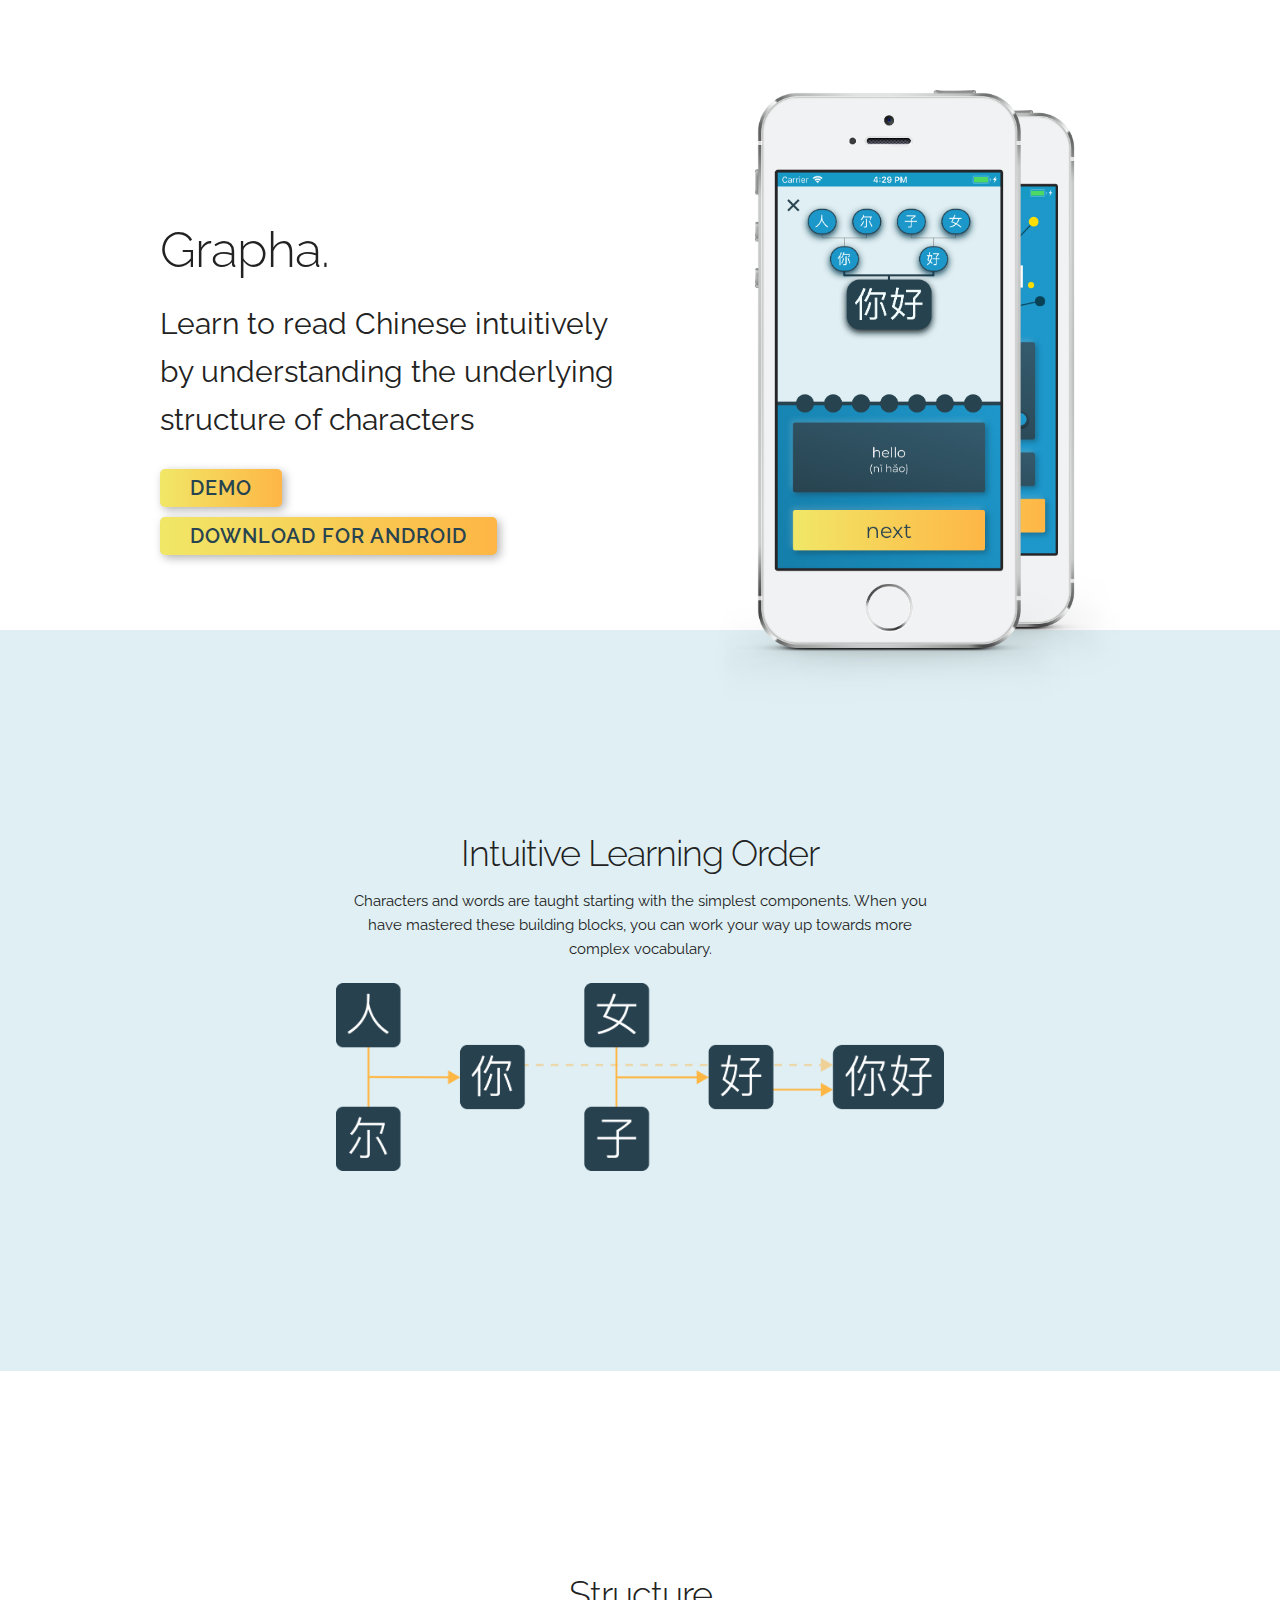
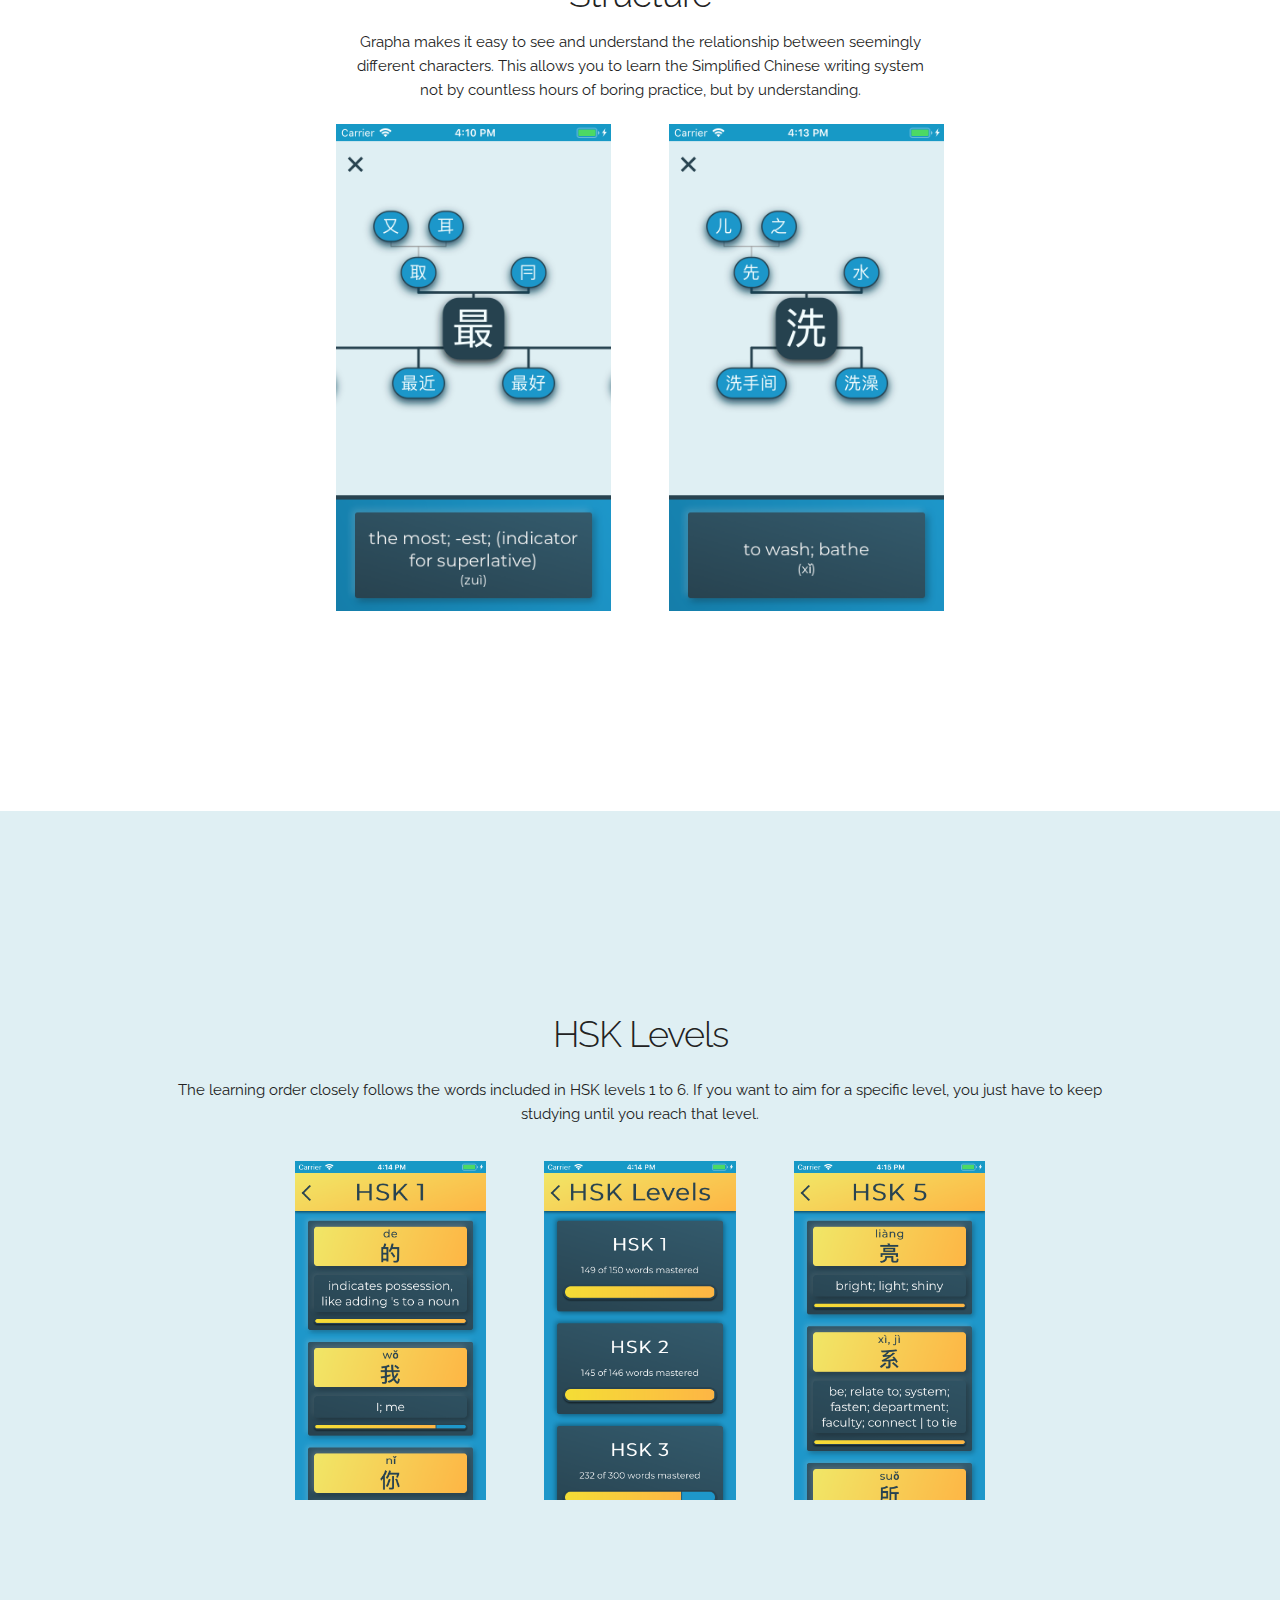
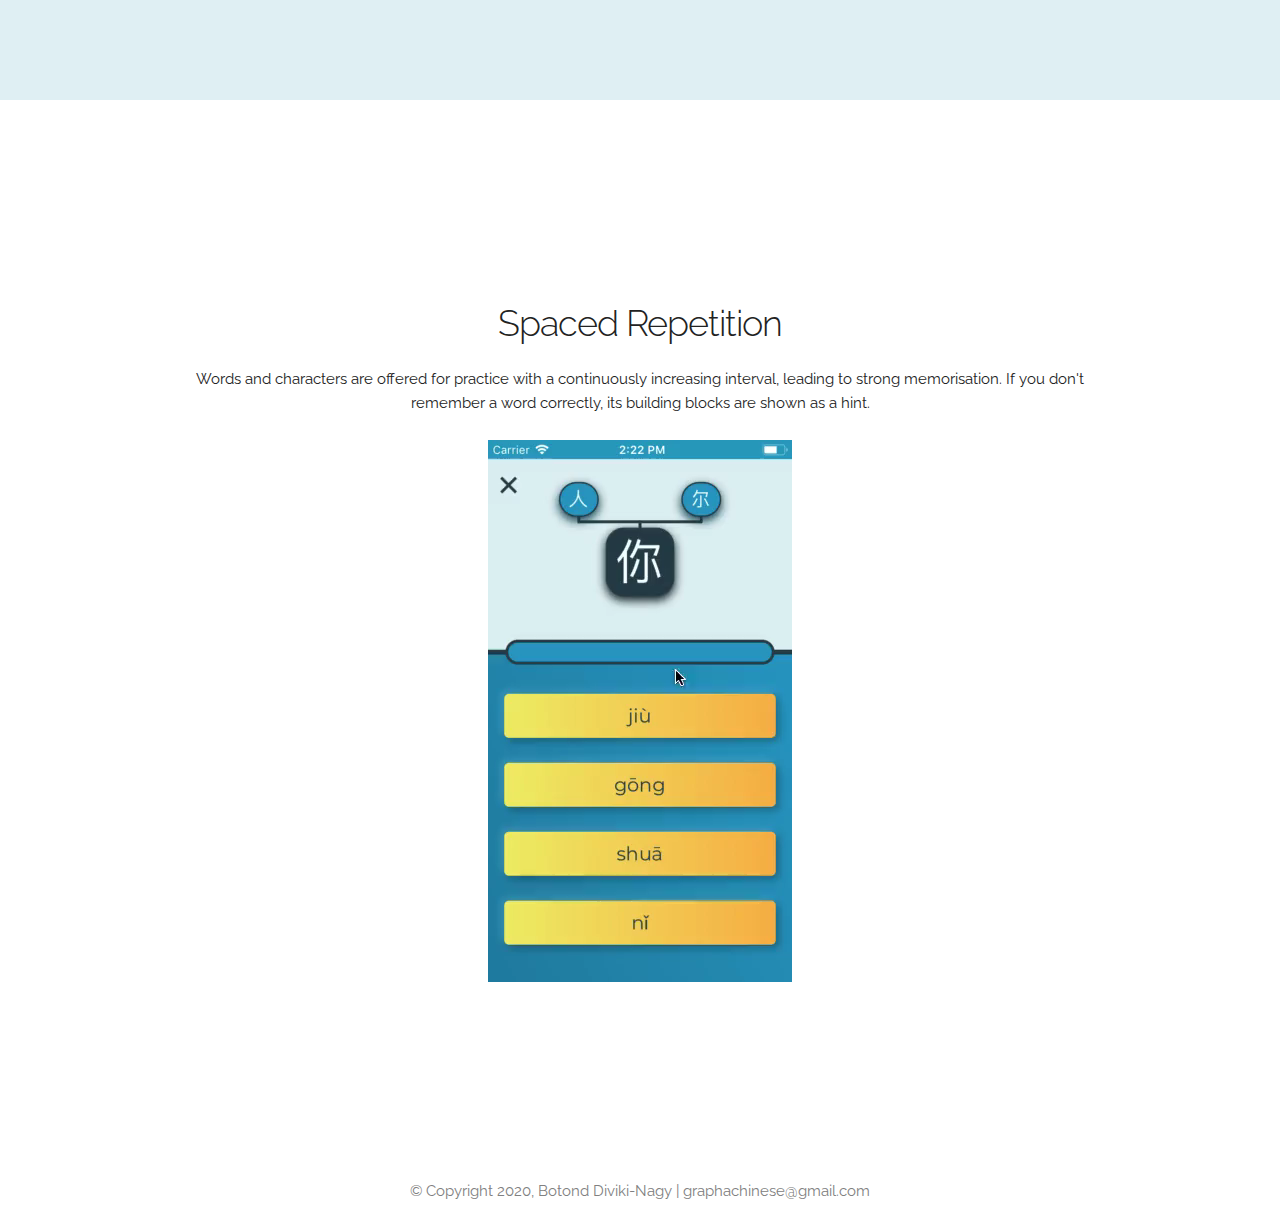
<file: index.html>
<!DOCTYPE html>
<html lang="en">
<head>

  <!-- Basic Page Needs
  –––––––––––––––––––––––––––––––––––––––––––––––––– -->
  <meta charset="utf-8">
  <title>Grapha Chinese</title>
  <meta name="description" content="">
  <meta name="author" content="">

  <!-- Mobile Specific Metas
  –––––––––––––––––––––––––––––––––––––––––––––––––– -->
  <meta name="viewport" content="width=device-width, initial-scale=1">

  <!-- FONT
  –––––––––––––––––––––––––––––––––––––––––––––––––– -->
  <link href='//fonts.googleapis.com/css?family=Raleway:400,300,600' rel='stylesheet' type='text/css'>

  <!-- CSS
  –––––––––––––––––––––––––––––––––––––––––––––––––– -->
  <link rel="stylesheet" href="css/normalize.css">
  <link rel="stylesheet" href="css/skeleton.css">
  <link rel="stylesheet" href="css/custom.css">

  <!-- Scripts
  –––––––––––––––––––––––––––––––––––––––––––––––––– -->
  <script src="//ajax.googleapis.com/ajax/libs/jquery/2.1.1/jquery.min.js"></script>

  <!-- Favicon
  –––––––––––––––––––––––––––––––––––––––––––––––––– -->
  <link rel="icon" type="image/png" href="../../dist/images/favicon.png">

</head>
<body>

  <!-- Primary Page Layout
  –––––––––––––––––––––––––––––––––––––––––––––––––– -->

  <div class="section hero">
    <div class="container">
      <div class="row">
        <div class="one-half column">
          <div class="hero-heading">
            <h1>Grapha.</h1>
            <p>Learn to read Chinese intuitively by understanding the underlying structure of characters</p>
          </div>
          <a class="button button-primary" href="./demo/index.html">Demo</a>
          <a class="button button-primary" href="https://play.google.com/store/apps/details?id=com.dbond09.grapha">Download for Android</a>
        </div>
        <div class="one-half column phones">
          <img class="phone" src="images/iphone.png">
          <img class="phone" src="images/iphone2.png">
        </div>
      </div>
    </div>
  </div>

  <div class="section">
    <div class="container">
      <div class="row">
        <h3 class="section-heading">Intuitive Learning Order</h3>
        <p class="section-description">
          Characters and words are taught starting with the simplest components. When you have mastered these building blocks, you can work your way up towards more complex vocabulary.
        </p>
        <img src="order.png" class="eight columns offset-by-two"></img>
      </div>
    </div>
  </div>

  <div class="section">
    <div class="container">
      <div class="row">
        <h3 class="section-heading">Structure</h3>
        <p class="section-description">
          Grapha makes it easy to see and understand the relationship between seemingly different characters. This allows you to learn the Simplified Chinese writing system not by countless hours of boring practice, but by understanding.
        </p>
        <img src="structure.png" class="four columns offset-by-two"></img>
        <img src="structure2.png" class="four columns"></img>
      </div>
    </div>
  </div>

  <div class="section">
    <div class="container">
      <div class="row">
        <h3>HSK Levels</h3>
        <p>
          The learning order closely follows the words included in HSK levels 1 to 6. If you want to aim for a specific level, you just have to keep studying until you reach that level.
        </p>
      </div>
      <div class="row">
        <img src="hsk.png" class="three columns offset-by-one-and-a-half"></img>
        <img src="hsk2.png" class="three columns"></img>
        <img src="hsk3.png" class="three columns"></img>
      </div>
    </div>
  </div>

  <div class="section">
    <div class="container">
      <div class="row">
        <h3>Spaced Repetition</h3>
        <p>
          Words and characters are offered for practice with a continuously increasing interval, leading to strong memorisation. If you don't remember a word correctly, its building blocks are shown as a hint.
        </p>
        <video autoplay loop muted>
          <source src="spaced.mp4" type="video/mp4">
        </video>
      </div>
    </div>
  </div>

  <p class="footer">&copy; Copyright 2020, Botond Diviki-Nagy | graphachinese@gmail.com</p>

<!-- End Document
  –––––––––––––––––––––––––––––––––––––––––––––––––– -->
</body>
</html>
</file>
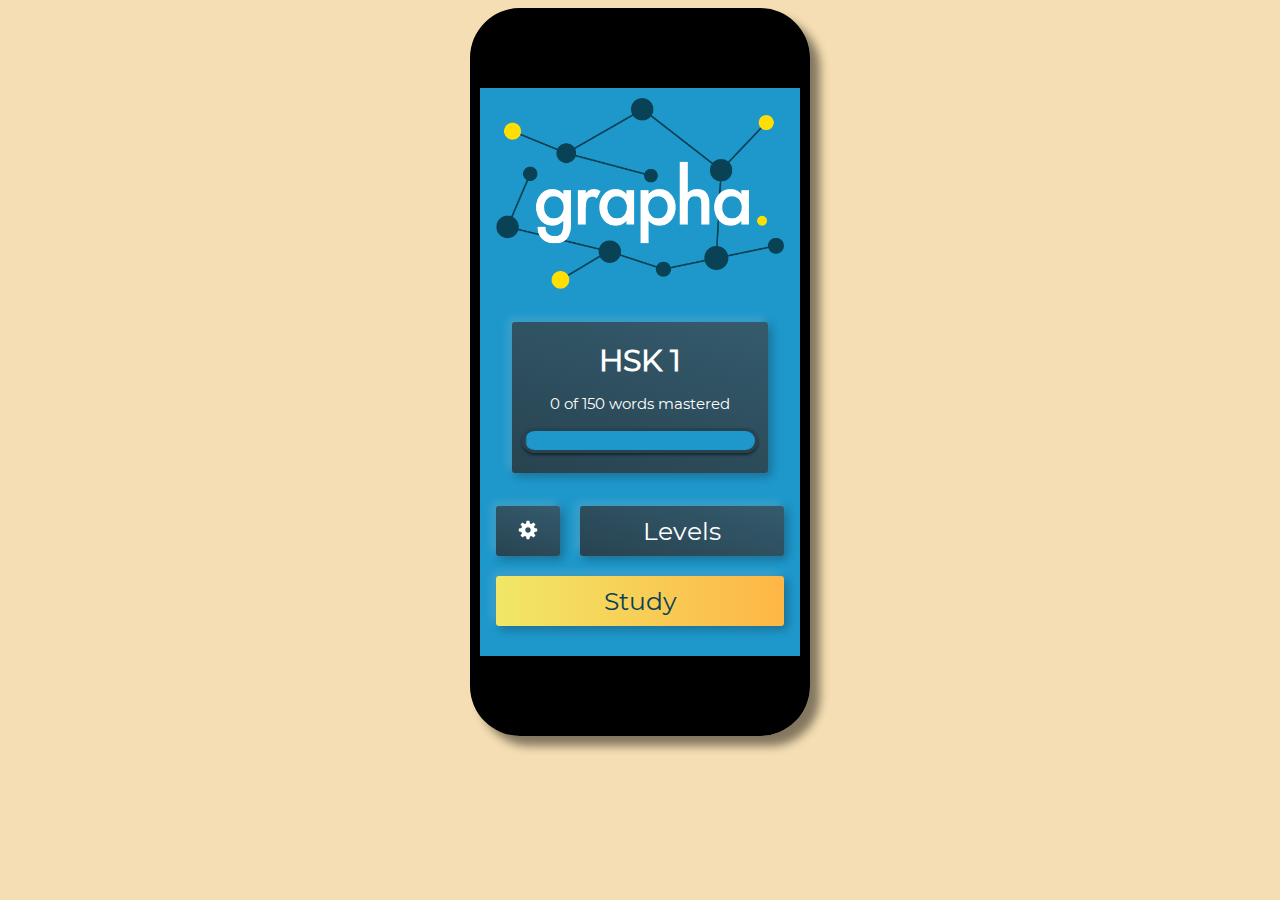
<file: demo/index.html>
<!DOCTYPE html>
<html lang="en" dir="ltr">
  <head>
    <meta charset="utf-8">
    <title>Grapha</title>
    <style>
      body {
        background-color: wheat;
      }

      #phone {
        left: 50%;
        position: absolute;
        transform: translate(-50%);
        border: solid black;
        border-radius: 50px;
        border-width: 80px 10px;
        box-shadow: 10px 10px 10px #00000077;
      }
    </style>
  </head>
  <body>
    <iframe id="phone" src="./main.html" width="320" height="568"></iframe>
    <script type="text/javascript">
      var graphaApp;

      document.querySelector("iframe").onload = function() {
        document.querySelector("iframe").contentDocument.onclick = function(e) {
          e.target.dispatchEvent(new Event("touchend"));
        }
        document.querySelector("iframe").contentDocument.querySelector("#menu").contentDocument.onclick = function(e) {
          e.target.dispatchEvent(new Event("touchend"));
        }

        graphaApp = document.querySelector("iframe").contentWindow.graphaApp;
      }

      function getApp() {
        return document.querySelector("#phone").contentWindow.graphaApp;
      }
      getApp();
    </script>
  </body>
</html>
</file>
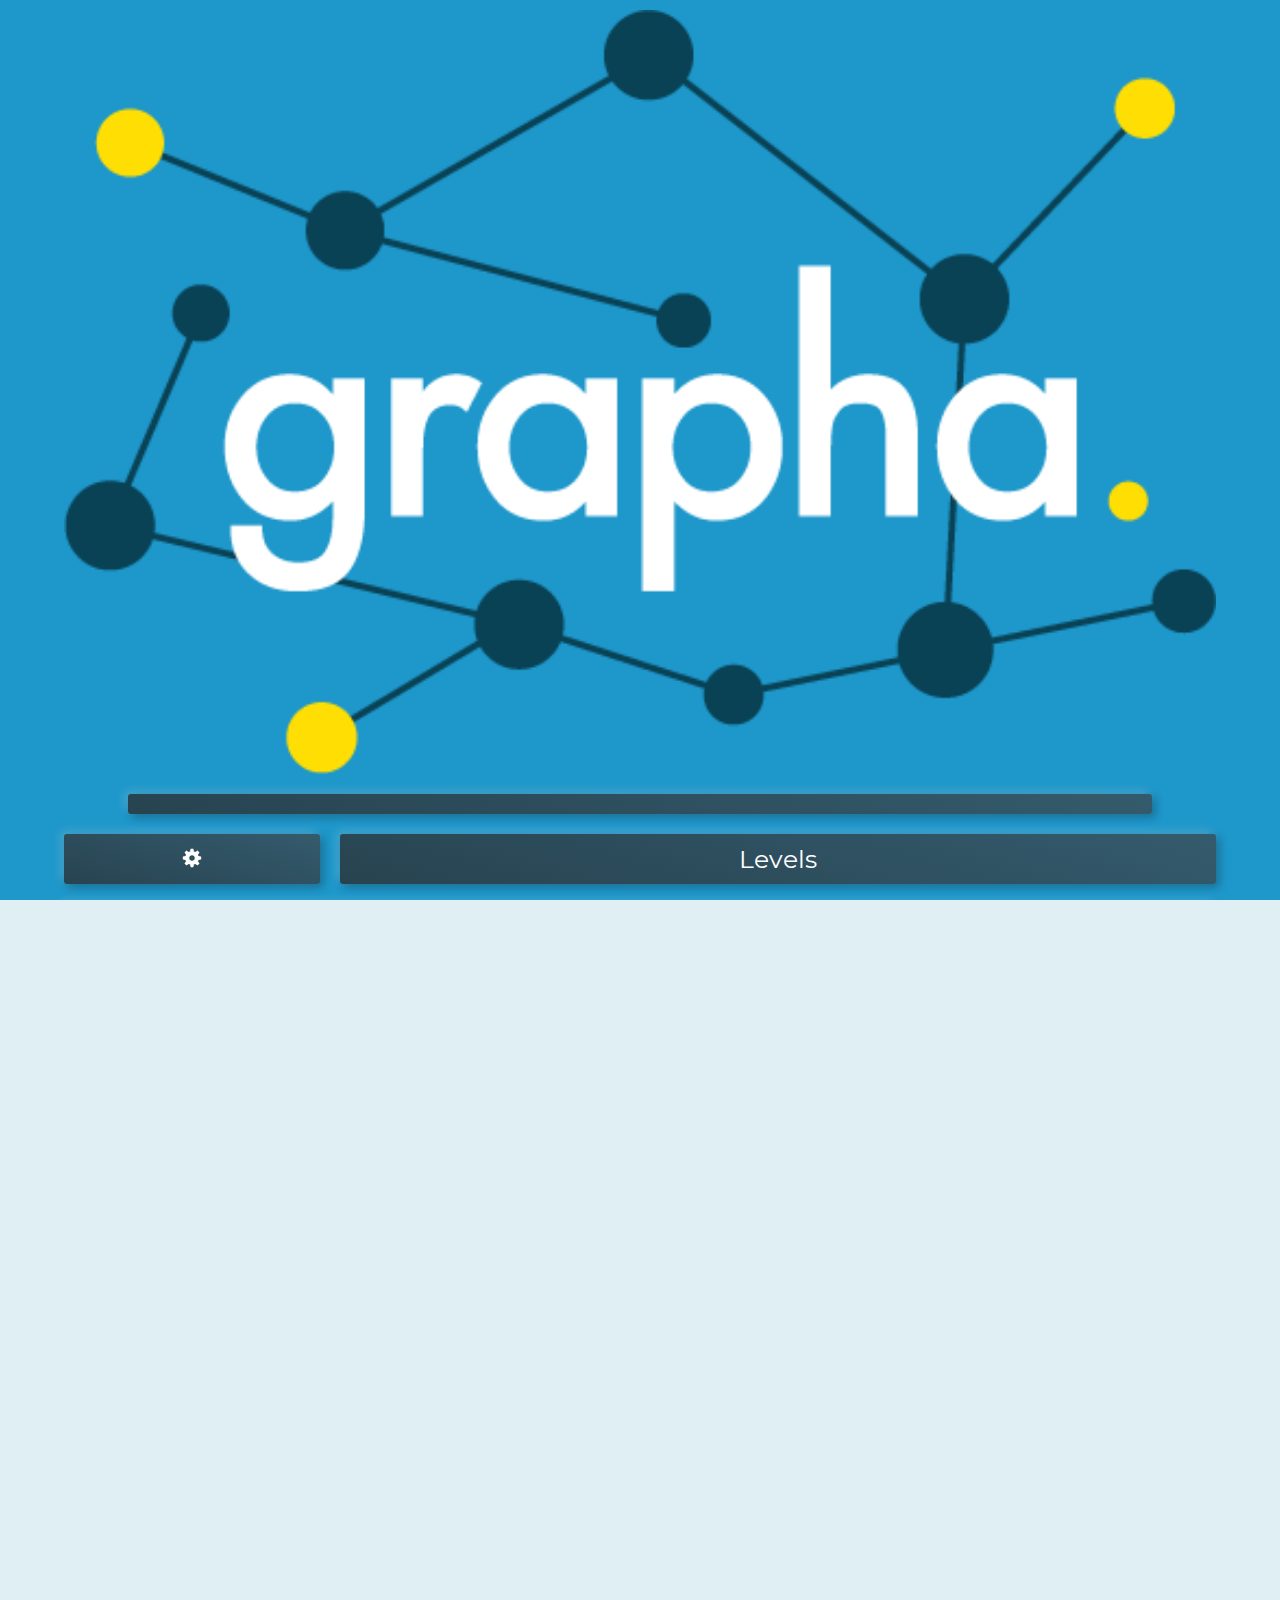
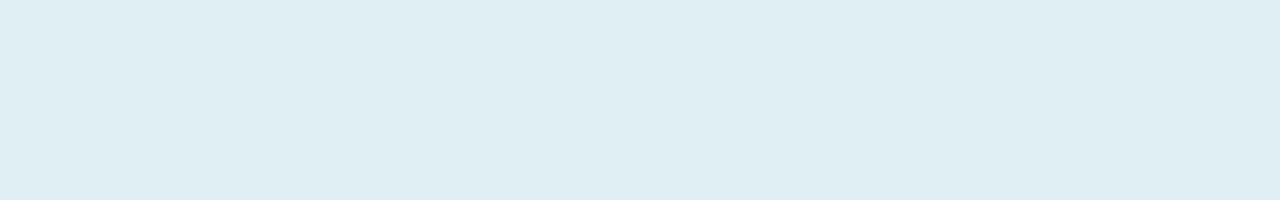
<file: demo/main.html>
<!DOCTYPE html>
<html>

<head>
  <!-- <meta http-equiv="Content-Security-Policy" content="default-src 'self' data: gap: https://ssl.gstatic.com 'unsafe-eval'; style-src 'self' 'unsafe-inline'; media-src *; img-src 'self' data: content:;"> -->
  <meta charset="UTF-8">
  <meta name="format-detection" content="telephone=no">
  <meta name="msapplication-tap-highlight" content="no">
  <meta name="viewport" content="user-scalable=no, initial-scale=1, maximum-scale=1, minimum-scale=1, width=device-width, height=device-height, target-densitydpi=device-dpi" />
  <link rel="stylesheet" type="text/css" href="css/index.css">
  <title>Grapha</title>
  <style>
    img.selected {
      filter: drop-shadow(4px 4px 0 white);
    }
  </style>
</head>

<body class="menu-shown" onload="main()">
  <iframe id="menu" src="./menu.html" style="width: 100vw; height: 100vh; border: none; position: absolute; z-index: 200"></iframe>
  <p id="counter" style="position: absolute; font-size: 5px; z-index:100; bottom: 5px; left: 10px; display: none"></p>
  <p id="incorrect" style="position: absolute; bottom: 5px; left: 10px; font-size: 15px; color: red; display: none;"></p>
  <p id="correct" style="position: absolute; bottom: 25px; left: 10px; font-size: 15px; color: green; display: none;"></p>
  <div id="main" class="blurred">
    <svg></svg>
  </div>
  <!-- <div id="#buffer" style="display: none">
    <svg></svg>
  </div> -->
  <div id="exit-button" ontouchend="if (window.confirm('Do you really want to quit?')) { showMenu() }">✕</div>
  <div id="back-button" ontouchend="showMenu()">✕</div>
  <div id="buttons-right">
    <img id="random" src="./img/random.png" width="50" ontouchstart="this.className='selected'" ontouchend="this.className=null; graphaApp.random()"></img>
    <!-- <img id="layout" src="./img/list.png" width="50" ontouchstart="this.className='selected'" ontouchend="this.className=null; graphaApp.switchLayout()"></img> -->
    <img id="home" src="./img/home.png" width="50" ontouchstart="this.className='selected'"></img>
  </div>
  <div id="bottom-panel" classed="loading">
    <div id="circles">
    </div>
  </div>
  <div id="overlay" class="menu-overlay" style="visibility: hidden">
    <div class="header-title">
      Study session
    </div>
    <div class="buttons">
      <div id="ol-exit-button" class="button" ontouchend="showMenu()">Exit</div>
      <div id="ol-continue-button" class="button" ontouchend="this.parentElement.parentElement.style.visibility = 'visible'; graphaApp.startStudySession(true)">Continue</div>
    </div>
  </div>
  <div class="loader"></div>
  <!-- <img src="img/loading.svg" id="loading"></img> -->
  <script src="js/d3.v4.min.js"></script>
  <script src="js/babel-polyfill.js"></script>
  <script src="js/layouts.js"></script>
  <script src="js/main.js"></script>
  <script src="js/list.js"></script>
  <script src="js/settings.js"></script>
</body>

</html>
</file>
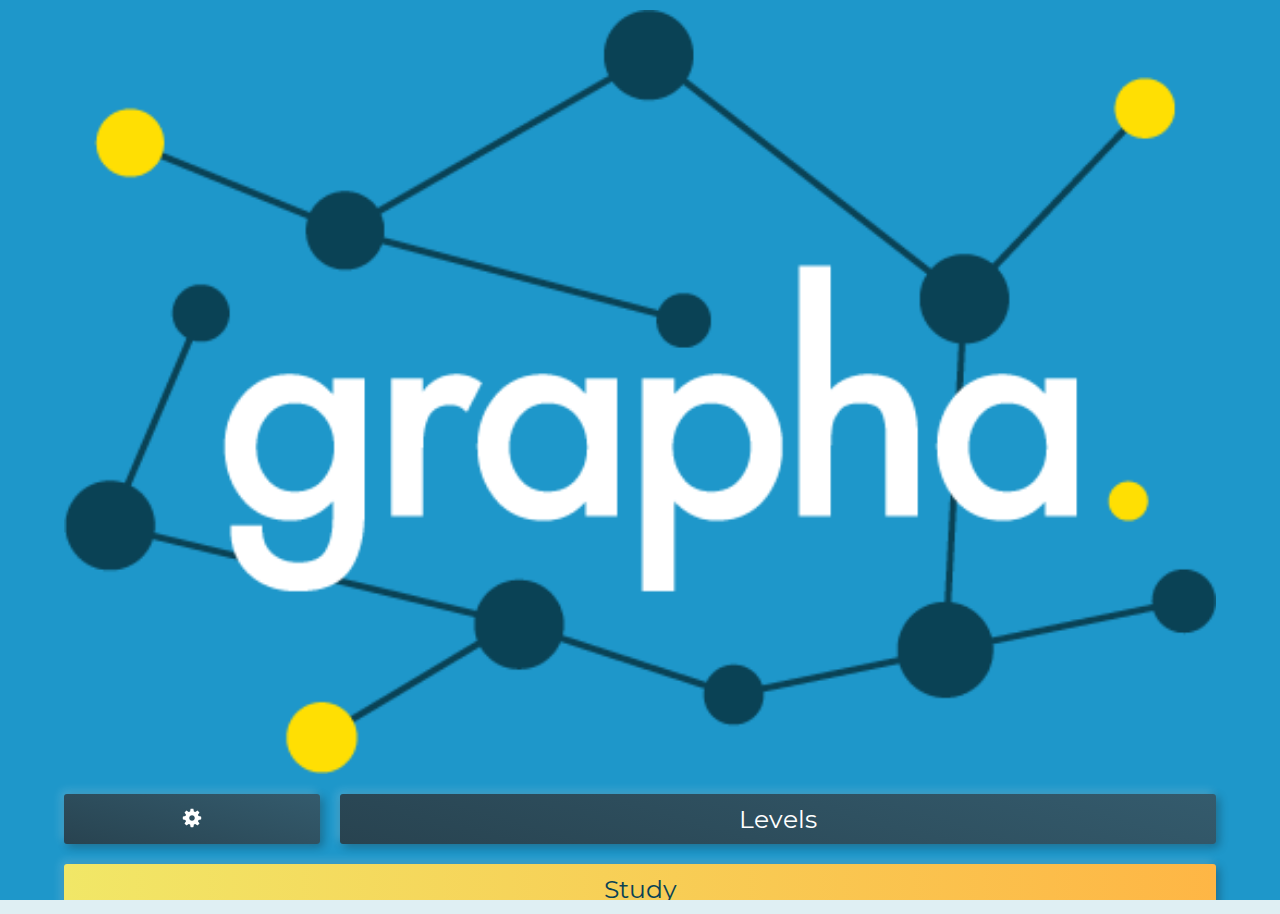
<file: demo/menu.html>
<!DOCTYPE html>
<html>

<head>
  <!-- <meta http-equiv="Content-Security-Policy" content="default-src 'self' data: gap: https://ssl.gstatic.com 'unsafe-eval'; style-src 'self' 'unsafe-inline'; media-src *; img-src 'self' data: content:;"> -->
  <meta name="format-detection" content="telephone=no">
  <meta name="msapplication-tap-highlight" content="no">
  <meta name="viewport" content="user-scalable=no, initial-scale=1, maximum-scale=1, minimum-scale=1, width=device-width, height=device-height, target-densitydpi=device-dpi" />
  <link rel="stylesheet" type="text/css" href="css/index.css">
  <title>Menu</title>
  <style>
    body {
      background-color: #1e97ca;
    }

    #logo-image {
      position: relative;
      width: 90%;
      left: 50%;
      transform: translate(-50%);
    }

    button {
      display: block;
      text-align: center;
      width: 80vw;
      margin-top: 20px;
      /* margin-left: auto; */
      /* margin-right: auto; */
      color: white;
      font-size: 25px;
      font-family: inherit;
      border-radius: 3px;
      background-color: #0a4255;
      background: linear-gradient(90deg, rgb(241, 231, 103) 0%, rgb(254, 182, 69) 100%);
      box-shadow: 3px 3px 10px 0px rgba(0,0,0,0.3), -3px -3px 10px 0px rgba(255,255,255,0.2);
    }

    button.half-button {
      width: 50%;
      display: inline-block;
    }

    button.half-button:first-child {
      border-radius: 3px 0 0 3px;
    }

    button.half-button:nth-child(2) {
      float: right;
      border-radius: 0 3px 3px 0;
    }

    button:active {
      background-color: #a18f08 !important;
      box-shadow: none;
      transform: scale(0.98);
    }

    #levels-button {
      background: linear-gradient(16deg, #284350, rgb(52, 91, 109))!important;
      width: calc(70vw - 20px);
    }

    #settings-button {
      width: 20vw;
      background: linear-gradient(16deg, #284350, rgb(52, 91, 109))!important;
    }

    #settings-button > img {
      width: 20px;
    }

    a, a:hover, a:visited, a:link, a:active {
      text-decoration: none;
    }

    .inner > .level-item {
      width: 80vw;
      box-sizing: border-box;
    }
  </style>
</head>

<body onload="//parent.graphaApp.tutorial()">
  <div style="position: absolute; width: 100vw; margin: 0">
    <div class="outer">
      <div class="inner">
        <img id="logo-image" src="./img/text_logo.png" />
        <!-- <h1 id="logo" style="font-family: cursive; font-size: 30vw; margin-bottom: 50px">Grapha</h1> -->
        <div style="margin-left: auto; margin-right: auto">
          <div style="display: flex; width: 90vw; justify-content: space-between">
            <button id="settings-button" ontouchend="parent.showSettings()"><img src="img/settings.svg"></img></button>
            <button id="levels-button" ontouchend="parent.renderHSKLevels()">Levels</button>
          </div>
          <button id="study-button" style="color: #0a4255; background-color: #f5de36; width: 90vw;" ontouchend="parent.hideMenu(); parent.graphaApp.mode='study'; parent.graphaApp.startStudySession(true)">Study</button>
        </div>
        <!-- <button style="border: 1.5px solid #0a4255" onmouseup="sessionStorage.setItem('explore', true); window.location = './main.html'">Explore</button>
        <button style="border: 1.5px solid #0a4255" onmouseup="window.location = './list.html'">Words</button>
        <button style="border: 1.5px solid #0a4255" ontouchend="">Settings</button> -->
      </div>
    </div>
  </div>
  <!-- <script type="text/javascript" src="cordova.js"></script> -->
  <!-- <script type="text/javascript" src="js/index.js"></script> -->
</body>

</html>
</file>
<file: css/skeleton.css>
/*
* Skeleton V2.0.4
* Copyright 2014, Dave Gamache
* www.getskeleton.com
* Free to use under the MIT license.
* http://www.opensource.org/licenses/mit-license.php
* 12/29/2014
*/


/* Table of contents
––––––––––––––––––––––––––––––––––––––––––––––––––
- Grid
- Base Styles
- Typography
- Links
- Buttons
- Forms
- Lists
- Code
- Tables
- Spacing
- Utilities
- Clearing
- Media Queries
*/


/* Grid
–––––––––––––––––––––––––––––––––––––––––––––––––– */
.container {
  position: relative;
  width: 100%;
  max-width: 960px;
  margin: 0 auto;
  padding: 0 20px;
  box-sizing: border-box; }
.column,
.columns {
  width: 100%;
  float: left;
  box-sizing: border-box; }

/* For devices larger than 400px */
@media (min-width: 400px) {
  .container {
    width: 85%;
    padding: 0; }
}

/* For devices larger than 550px */
@media (min-width: 550px) {
  .container {
    width: 80%; }
  .column,
  .columns {
    margin-left: 4%; }
  .column:first-child,
  .columns:first-child {
    margin-left: 0; }

  .one.column,
  .one.columns                    { width: 4.66666666667%; }
  .two.columns                    { width: 13.3333333333%; }
  .three.columns                  { width: 22%;            }
  .four.columns                   { width: 30.6666666667%; }
  .five.columns                   { width: 39.3333333333%; }
  .six.columns                    { width: 48%;            }
  .seven.columns                  { width: 56.6666666667%; }
  .eight.columns                  { width: 65.3333333333%; }
  .nine.columns                   { width: 74.0%;          }
  .ten.columns                    { width: 82.6666666667%; }
  .eleven.columns                 { width: 91.3333333333%; }
  .twelve.columns                 { width: 100%; margin-left: 0; }

  .one-third.column               { width: 30.6666666667%; }
  .two-thirds.column              { width: 65.3333333333%; }

  .one-half.column                { width: 48%; }

  /* Offsets */
  .offset-by-one.column,
  .offset-by-one.columns          { margin-left: 8.66666666667%; }
  .offset-by-two.column,
  .offset-by-two.columns          { margin-left: 17.3333333333%; }
  .offset-by-three.column,
  .offset-by-three.columns        { margin-left: 26%;            }
  .offset-by-four.column,
  .offset-by-four.columns         { margin-left: 34.6666666667%; }
  .offset-by-five.column,
  .offset-by-five.columns         { margin-left: 43.3333333333%; }
  .offset-by-six.column,
  .offset-by-six.columns          { margin-left: 52%;            }
  .offset-by-seven.column,
  .offset-by-seven.columns        { margin-left: 60.6666666667%; }
  .offset-by-eight.column,
  .offset-by-eight.columns        { margin-left: 69.3333333333%; }
  .offset-by-nine.column,
  .offset-by-nine.columns         { margin-left: 78.0%;          }
  .offset-by-ten.column,
  .offset-by-ten.columns          { margin-left: 86.6666666667%; }
  .offset-by-eleven.column,
  .offset-by-eleven.columns       { margin-left: 95.3333333333%; }

  .offset-by-one-third.column,
  .offset-by-one-third.columns    { margin-left: 34.6666666667%; }
  .offset-by-two-thirds.column,
  .offset-by-two-thirds.columns   { margin-left: 69.3333333333%; }

  .offset-by-one-half.column,
  .offset-by-one-half.columns     { margin-left: 52%; }

}


/* Base Styles
–––––––––––––––––––––––––––––––––––––––––––––––––– */
/* NOTE
html is set to 62.5% so that all the REM measurements throughout Skeleton
are based on 10px sizing. So basically 1.5rem = 15px :) */
html {
  font-size: 62.5%; }
body {
  font-size: 1.5em; /* currently ems cause chrome bug misinterpreting rems on body element */
  line-height: 1.6;
  font-weight: 400;
  font-family: "Raleway", "HelveticaNeue", "Helvetica Neue", Helvetica, Arial, sans-serif;
  color: #222; }


/* Typography
–––––––––––––––––––––––––––––––––––––––––––––––––– */
h1, h2, h3, h4, h5, h6 {
  margin-top: 0;
  margin-bottom: 2rem;
  font-weight: 300; }
h1 { font-size: 4.0rem; line-height: 1.2;  letter-spacing: -.1rem;}
h2 { font-size: 3.6rem; line-height: 1.25; letter-spacing: -.1rem; }
h3 { font-size: 3.0rem; line-height: 1.3;  letter-spacing: -.1rem; }
h4 { font-size: 2.4rem; line-height: 1.35; letter-spacing: -.08rem; }
h5 { font-size: 1.8rem; line-height: 1.5;  letter-spacing: -.05rem; }
h6 { font-size: 1.5rem; line-height: 1.6;  letter-spacing: 0; }

/* Larger than phablet */
@media (min-width: 550px) {
  h1 { font-size: 5.0rem; }
  h2 { font-size: 4.2rem; }
  h3 { font-size: 3.6rem; }
  h4 { font-size: 3.0rem; }
  h5 { font-size: 2.4rem; }
  h6 { font-size: 1.5rem; }
}

p {
  margin-top: 0; }


/* Links
–––––––––––––––––––––––––––––––––––––––––––––––––– */
a {
  color: #1EAEDB; }
a:hover {
  color: #0FA0CE; }


/* Buttons
–––––––––––––––––––––––––––––––––––––––––––––––––– */
.button,
button,
input[type="submit"],
input[type="reset"],
input[type="button"] {
  display: inline-block;
  height: 38px;
  padding: 0 30px;
  color: #555;
  text-align: center;
  font-size: 11px;
  font-weight: 600;
  line-height: 38px;
  letter-spacing: .1rem;
  text-transform: uppercase;
  text-decoration: none;
  white-space: nowrap;
  background-color: transparent;
  border-radius: 4px;
  border: 1px solid #bbb;
  cursor: pointer;
  box-sizing: border-box; }
.button:hover,
button:hover,
input[type="submit"]:hover,
input[type="reset"]:hover,
input[type="button"]:hover,
.button:focus,
button:focus,
input[type="submit"]:focus,
input[type="reset"]:focus,
input[type="button"]:focus {
  color: #333;
  border-color: #888;
  outline: 0; }
.button.button-primary,
button.button-primary,
input[type="submit"].button-primary,
input[type="reset"].button-primary,
input[type="button"].button-primary {
  color: #FFF;
  background-color: #33C3F0;
  border-color: #33C3F0; }
.button.button-primary:hover,
button.button-primary:hover,
input[type="submit"].button-primary:hover,
input[type="reset"].button-primary:hover,
input[type="button"].button-primary:hover,
.button.button-primary:focus,
button.button-primary:focus,
input[type="submit"].button-primary:focus,
input[type="reset"].button-primary:focus,
input[type="button"].button-primary:focus {
  color: #FFF;
  background-color: #1EAEDB;
  border-color: #1EAEDB; }


/* Forms
–––––––––––––––––––––––––––––––––––––––––––––––––– */
input[type="email"],
input[type="number"],
input[type="search"],
input[type="text"],
input[type="tel"],
input[type="url"],
input[type="password"],
textarea,
select {
  height: 38px;
  padding: 6px 10px; /* The 6px vertically centers text on FF, ignored by Webkit */
  background-color: #fff;
  border: 1px solid #D1D1D1;
  border-radius: 4px;
  box-shadow: none;
  box-sizing: border-box; }
/* Removes awkward default styles on some inputs for iOS */
input[type="email"],
input[type="number"],
input[type="search"],
input[type="text"],
input[type="tel"],
input[type="url"],
input[type="password"],
textarea {
  -webkit-appearance: none;
     -moz-appearance: none;
          appearance: none; }
textarea {
  min-height: 65px;
  padding-top: 6px;
  padding-bottom: 6px; }
input[type="email"]:focus,
input[type="number"]:focus,
input[type="search"]:focus,
input[type="text"]:focus,
input[type="tel"]:focus,
input[type="url"]:focus,
input[type="password"]:focus,
textarea:focus,
select:focus {
  border: 1px solid #33C3F0;
  outline: 0; }
label,
legend {
  display: block;
  margin-bottom: .5rem;
  font-weight: 600; }
fieldset {
  padding: 0;
  border-width: 0; }
input[type="checkbox"],
input[type="radio"] {
  display: inline; }
label > .label-body {
  display: inline-block;
  margin-left: .5rem;
  font-weight: normal; }


/* Lists
–––––––––––––––––––––––––––––––––––––––––––––––––– */
ul {
  list-style: circle inside; }
ol {
  list-style: decimal inside; }
ol, ul {
  padding-left: 0;
  margin-top: 0; }
ul ul,
ul ol,
ol ol,
ol ul {
  margin: 1.5rem 0 1.5rem 3rem;
  font-size: 90%; }
li {
  margin-bottom: 1rem; }


/* Code
–––––––––––––––––––––––––––––––––––––––––––––––––– */
code {
  padding: .2rem .5rem;
  margin: 0 .2rem;
  font-size: 90%;
  white-space: nowrap;
  background: #F1F1F1;
  border: 1px solid #E1E1E1;
  border-radius: 4px; }
pre > code {
  display: block;
  padding: 1rem 1.5rem;
  white-space: pre; }


/* Tables
–––––––––––––––––––––––––––––––––––––––––––––––––– */
th,
td {
  padding: 12px 15px;
  text-align: left;
  border-bottom: 1px solid #E1E1E1; }
th:first-child,
td:first-child {
  padding-left: 0; }
th:last-child,
td:last-child {
  padding-right: 0; }


/* Spacing
–––––––––––––––––––––––––––––––––––––––––––––––––– */
button,
.button {
  margin-bottom: 1rem; }
input,
textarea,
select,
fieldset {
  margin-bottom: 1.5rem; }
pre,
blockquote,
dl,
figure,
table,
p,
ul,
ol,
form {
  margin-bottom: 2.5rem; }


/* Utilities
–––––––––––––––––––––––––––––––––––––––––––––––––– */
.u-full-width {
  width: 100%;
  box-sizing: border-box; }
.u-max-full-width {
  max-width: 100%;
  box-sizing: border-box; }
.u-pull-right {
  float: right; }
.u-pull-left {
  float: left; }


/* Misc
–––––––––––––––––––––––––––––––––––––––––––––––––– */
hr {
  margin-top: 3rem;
  margin-bottom: 3.5rem;
  border-width: 0;
  border-top: 1px solid #E1E1E1; }


/* Clearing
–––––––––––––––––––––––––––––––––––––––––––––––––– */

/* Self Clearing Goodness */
.container:after,
.row:after,
.u-cf {
  content: "";
  display: table;
  clear: both; }


/* Media Queries
–––––––––––––––––––––––––––––––––––––––––––––––––– */
/*
Note: The best way to structure the use of media queries is to create the queries
near the relevant code. For example, if you wanted to change the styles for buttons
on small devices, paste the mobile query code up in the buttons section and style it
there.
*/


/* Larger than mobile */
@media (min-width: 400px) {}

/* Larger than phablet (also point when grid becomes active) */
@media (min-width: 550px) {}

/* Larger than tablet */
@media (min-width: 750px) {}

/* Larger than desktop */
@media (min-width: 1000px) {}

/* Larger than Desktop HD */
@media (min-width: 1200px) {}
</file>
<file: css/custom.css>
/* Shared
–––––––––––––––––––––––––––––––––––––––––––––––––– */
.button {
  background: linear-gradient(90deg, rgb(241, 231, 103) 0%, rgb(254, 182, 69) 100%);
  border-radius: 5px;
  border: none;
  /* padding: 10px 30px; */
  color: #284350 !important;
  background-color: #f5de36;
  font-size: 20px;
  background: linear-gradient(90deg, rgb(241, 231, 103) 0%, rgb(254, 182, 69) 100%);
  /* box-shadow: 0px 3px 10px 0px; */
  box-shadow: 3px 3px 10px 0px rgba(0,0,0,0.3), -3px -3px 10px 0px rgba(255,255,255,0.2);
}

/* Sections
–––––––––––––––––––––––––––––––––––––––––––––––––– */
.section {
  padding: 8rem 0 7rem;
  text-align: center;
}
.section-heading,
.section-description {
  margin-bottom: 1.2rem;
}

.section:nth-of-type(2n) {
  background-color: #dfeff3;
}

/* Hero
–––––––––––––––––––––––––––––––––––––––––––––––––– */
.phones {
  position: relative;
}
.phone {
  position: relative;
  max-width: 80%;
  margin: 3rem auto -12rem;
}
.phone + .phone {
  display: none;
}

/* Values
–––––––––––––––––––––––––––––––––––––––––––––––––– */
.values {
  background-image: url('../images/values-bg.jpg');
  background-size: cover;
  color: #fff;
  padding-bottom: 5rem;
}
.value-multiplier {
  margin-bottom: .5rem;
  color: #11DFC7;
}
.value-heading {
  margin-bottom: .3rem;
}
.value-description {
  opacity: .8;
  font-weight: 300;
}

/* Help
–––––––––––––––––––––––––––––––––––––––––––––––––– */
.get-help {
  border-bottom: 1px solid #ddd;
}

/* Categories
–––––––––––––––––––––––––––––––––––––––––––––––––– */
.categories {
  background-image: url('../images/values-bg.jpg');
  background-size: cover;
  color: #fff;
}
.categories .section-description {
  margin-bottom: 4rem;
}

/* Bigger than 550 */
@media (min-width: 550px) {
  .section {
    padding: 12rem 0 11rem;
  }
  .hero {
    padding-bottom: 12rem;
    text-align: left;
    height: 165px;
  }
  .phone {
    position: absolute;
    top: -7rem;
    right: 3rem;
    max-height: 362px;
    z-index: 3;
  }
  .phone + .phone {
    top: -6rem;
    display: block;
    max-width: 73.8%;
    right: 0;
    z-index: 2;
    max-height: 338px;
  }
  .hero-heading {
    font-size: 2.4rem;
  }

  .offset-by-one-and-a-half.columns {
    margin-left: 13%;
  }
}

/* Bigger than 750 */
@media (min-width: 750px) {
  .hero {
    height: 190px;
  }
  .hero-heading {
    font-size: 2.6rem;
  }
  .section {
    padding: 14rem 0 15rem;
  }
  .hero {
    padding: 16rem 0 14rem;
  }
  .section-description {
    max-width: 60%;
    margin-left: auto;
    margin-right: auto;
  }
  .phone {
    top: -14rem;
    right: 5rem;
    max-height: 510px;
  }
  .phone + .phone {
    top: -12rem;
    max-height: 472px;
  }
  .categories {
    padding: 15rem 0 8rem;
  }
}

/* Bigger than 1000 */
@media (min-width: 1000px) {
  .section {
    padding: 20rem 0 19rem;
  }
  .hero {
    padding: 22rem 0;
  }
  .hero-heading {
    font-size: 3.0rem;
  }
  .phone {
    top: -16rem;
    max-height: 615px;
  }
  .phone + .phone {
    top: -14rem;
    max-height: 570px;
  }
}

.row > img {
  border: 10px solid transparent;
}

.footer {
  text-align: center;
  color: gray;
}
</file>
<file: demo/css/index.css>
/*
 * Licensed to the Apache Software Foundation (ASF) under one
 * or more contributor license agreements.  See the NOTICE file
 * distributed with this work for additional information
 * regarding copyright ownership.  The ASF licenses this file
 * to you under the Apache License, Version 2.0 (the
 * "License"); you may not use this file except in compliance
 * with the License.  You may obtain a copy of the License at
 *
 * http://www.apache.org/licenses/LICENSE-2.0
 *
 * Unless required by applicable law or agreed to in writing,
 * software distributed under the License is distributed on an
 * "AS IS" BASIS, WITHOUT WARRANTIES OR CONDITIONS OF ANY
 * KIND, either express or implied.  See the License for the
 * specific language governing permissions and limitations
 * under the License.
 */

@font-face {
  font-family: Montserrat;
  src: url('./Montserrat-Regular.ttf');
}

* {
    -webkit-tap-highlight-color: rgba(0,0,0,0); /* make transparent link selection, adjust last value opacity 0 to 1.0 */
}

body, html {
    -webkit-touch-callout: none;                /* prevent callout to copy image, etc when tap to hold */
    -webkit-text-size-adjust: none;             /* prevent webkit from resizing text to fit */
    -webkit-user-select: none;                  /* prevent copy paste, to allow, change 'none' to 'text' */
    background-color:#dfeff3;
    font-family: Montserrat, system-ui, -apple-system, -apple-system-font, 'Segoe UI', 'Roboto', sans-serif;
    font-size:12px;
    height:100vh;
    margin:0px;
    padding:0px;
    /* Padding to avoid the "unsafe" areas behind notches in the screen */
    padding: env(safe-area-inset-top, 0px) env(safe-area-inset-right, 0px) env(safe-area-inset-bottom, 0px) env(safe-area-inset-right, 0px);
    width:100vw;
    position: relative;
    overflow: hidden;
}

/* Portrait layout (default) */
.app {
    background:url(../img/logo.png) no-repeat center top; /* 170px x 200px */
    position:absolute;             /* position in the center of the screen */
    left:50%;
    top:50%;
    height:50px;                   /* text area height */
    width:225px;                   /* text area width */
    text-align:center;
    padding:180px 0px 0px 0px;     /* image height is 200px (bottom 20px are overlapped with text) */
    margin:-115px 0px 0px -112px;  /* offset vertical: half of image height and text area height */
                                   /* offset horizontal: half of text area width */
}

/* Landscape layout (with min-width) */
@media screen and (min-aspect-ratio: 1/1) and (min-width:400px) {
    .app {
        background-position:left center;
        padding:75px 0px 75px 170px;  /* padding-top + padding-bottom + text area = image height */
        margin:-90px 0px 0px -198px;  /* offset vertical: half of image height */
                                      /* offset horizontal: half of image width and text area width */
    }
}

h1#logo {
    font-size:24px;
    font-weight:normal;
    margin:0px;
    overflow:visible;
    padding:0px;
    text-align:center;
}

.event {
    border-radius:4px;
    -webkit-border-radius:4px;
    color:#FFFFFF;
    font-size:12px;
    margin:0px 30px;
    padding:2px 0px;
}

.event.listening {
    background-color:#333333;
    display:block;
}

.event.received {
    background-color:#4B946A;
    display:none;
}

@keyframes fade {
    from { opacity: 1.0; }
    50% { opacity: 0.4; }
    to { opacity: 1.0; }
}

@-webkit-keyframes fade {
    from { opacity: 1.0; }
    50% { opacity: 0.4; }
    to { opacity: 1.0; }
}

.blink {
    animation:fade 3000ms infinite;
    -webkit-animation:fade 3000ms infinite;
}

body.menu-shown > *:not(#menu):not(.menu-overlay) {
  filter: blur(1px) opacity(0.2);
}

body.menu-shown > #exit-button {
  display: none;
}

body.hide-overlays > .menu-overlay, body.hide-overlays > #menu {
  display: none !important;
}

body.hide-overlays > #main {
  filter: none !important;
}

#main {
  width: 100vw;
  height: 100vh;
  overflow: hidden;
  transform: translateY(0%);
  transition: transform .5s ease, filter 1s ease;
}

#main.loaded {
  transform: translateY(-20%);
}

#main.loaded.list {
  transform: translateY(15%);
}

/* #main.blurred {
  filter: blur(1px);
} */

svg {
  position: relative;
  left: -50vw;
  top: -50vh;
  overflow: hidden;
  position: relative;
  left: -50vw;
  top: -50vh;
  overflow: hidden;
  transform: scale(1);
  transition: transform 1s;
}

#main.loaded > svg {
  transform: scale(1);
}

#main.loaded.multiple-choice {
  transform: translateY(-31.3388%);
}

.links line {
  stroke: #999;
  stroke-linecap: round;
}

.links line.selected {
  stroke: #284350;
  stroke-width: 3px;
}

.pan .links line, .pan .links line.selected {
  stroke-width: 0.5px;
}

.nodes rect {
  stroke-width: 1.5px;
  fill: #1e97ca;
  filter: url("#f1");
}

.nodes .correct rect {
  stroke: #4CAF50;
}

.nodes .wrong rect {
  stroke: red;
}

.nodes .selected rect {
  fill: #284350;
}

.nodes .selected text {
  fill: #f3fdfe;
  font-size: 50px;
}

/* .nodes.selected  rect {
  stroke: red;
  stroke-width: 2px;
} */

text {
  font-size: 20px;
  fill: #f3fdfe;
}

#bottom-panel {
  background: linear-gradient(243deg, #1e97ca, #157eaa);
  position: absolute;
  bottom: -45vh;
  transition: bottom .5s ease, top .5s ease, height .5s ease;
  /* height: 40vh; */
  min-height: 40vh;
  z-index: 0;
  width: 100vw;
  display: flex;
  border-top: 5px solid #284350;
  flex-direction: column;
  justify-content: space-evenly;
  padding-top: 15px;
}

body.explore > #bottom-panel {
  min-height: initial;
}

body.explore > #bottom-panel > #circles {
  display: none;
}

body.explore > #bottom-panel > #nextword > p {
  font-size: 20px;
  white-space: normal;
}

#bottom-panel > *:not(#circles) {
  margin-bottom: 15px;
}

#bottom-panel.visible {
  bottom: 0;
}

#bottom-panel.multiple-choice {
  /* min-height: 60vh; */
  height: 60vh;
}

#bottom-panel.pulled-up {
  bottom: 100vh;
}

#bottom-panel.top {
  height: 30vh;
  bottom: auto;
  top: -30vh;
  border-top: none;
  border-bottom: 5px solid #284350;
}

#bottom-panel.top.visible {
  top: 0;
}

#bottom-panel.top > #circles {
  top: auto;
  bottom: 0;
  transform: translate(-50%, calc(50% + 2.5px));
}

#nextword {
  font-size: 20px;
  position: relative;
  left: 50%;
  padding: 10px 10px;
  text-align: center;
  width: 80vw;
  overflow-x: hidden;
  overflow-y: visible;
  text-overflow: ellipsis;
  pointer-events: none;
  display: flex;
  flex-direction: column;
  transform: translate(-50%);
  border-radius: 3px;
  background-color: #284350;
  background: linear-gradient(16deg, #284350, rgb(52, 91, 109));
  box-shadow: 3px 3px 10px 0px rgba(0,0,0,0.3), -3px -3px 10px 0px rgba(255,255,255,0.2);
  justify-content: center;
  min-height: 80px;
  transition: transform .3s ease;
}

#bottom-panel.loading > #nextword, #bottom-panel.loading > #next-button {
  transform: translate(-50%, 50vh);
}

#nextword > p {
  padding-top: 15px;
  border-radius: 10px;
  /* background-color: #433d66; */
  top: 5px;
  position: relative;
  margin-left: auto;
  margin-right: auto;
  margin-top: -15px;
  margin-bottom: 5px;
  pointer-events: all;
  color: #f5f5f5;
  text-overflow: ellipsis;
  overflow: hidden;
  -webkit-line-clamp: 3;
  -webkit-box-orient: vertical;
  display: -webkit-box;
}

#nextword > p.wrap {
  -webkit-line-clamp: initial;
}

#nextword > span {
  color: white;
  font-size: 15px;
}

#next-button {
  position: relative;
  left: 50%;
  /* border: 2px solid #284350; */
  border-radius: 3px;
  padding: 10px 10px;
  color: #284350;
  /* background-color: #f5de36; */
  transform: translate(-50%, 0);
  margin: 0;
  width: 80vw;
  transition: box-shadow .1s ease, transform .3s ease;
  text-align: center;
  font-size: 30px;
  background: linear-gradient(90deg, rgb(241, 231, 103) 0%, rgb(254, 182, 69) 100%);
  box-shadow: 3px 3px 10px 0px rgba(0,0,0,0.3), -3px -3px 10px 0px rgba(255,255,255,0.2);
}

#next-button:active {
  background-color: #a18f08 !important;
  box-shadow: none;
  transform: translate(-50%) scale(0.98);
}

#choice-container {
  display: flex;
  flex-direction: column;
  justify-content: space-evenly;
  height: 100%;
  padding-top: 100vh;
  transition: padding 0.3s ease;
}

#choice-container.loaded {
  padding-top: 0;
}

.choice {
  position: relative;
  left: 50%;
  /* border: 2px solid #284350; */
  border-radius: 5px;
  padding: 10px 30px;
  color: #284350;
  background-color: #f5de36;
  transform: translate(-50%, 0);
  margin: 0;
  width: 70vw;
  text-align: center;
  font-size: 20px;
  background: linear-gradient(90deg, rgb(241, 231, 103) 0%, rgb(254, 182, 69) 100%);
  /* box-shadow: 0px 3px 10px 0px; */
  box-shadow: 3px 3px 10px 0px rgba(0,0,0,0.3), -3px -3px 10px 0px rgba(255,255,255,0.2);
  transition: transform 0.1s, box-shadow 0.1s;
}

.choice:active {
  box-shadow: none;
  transform: translate(-50%, 0px) scale(0.98);
  /* background: rgb(161, 143, 8) !important; */
}

.choice.correct {
  background: #4CAF50;
  box-shadow: none;
  transform: translate(-50%, 0px) scale(0.98);
}

.choice.wrong {
  background: #ff6666;
  box-shadow: none;
  transform: translate(-50%, 0px) scale(0.98);
}

#overlay {
  position: absolute;
  left: 0;
  top: 100vh;
  /* transform: translate(-50%, -50%); */
  background-color: #1e97ca;
  width: 100vw;
  height: 100vh;
  z-index: 100;
  /* box-shadow: 0 0 0 1000px rgba(0, 0, 0, 0.7); */
  /* border: 3px solid #433d66; */
  /* border-radius: 15px; */
  transition: top .5s;
}

#overlay.pulled-up {
  top: 0;
}

#overlay > .buttons {
    position: absolute;
    display: flex;
    /* left: 50%; */
    bottom: 0;
    /* transform: translate(-50%, 0); */
    height: 20vh;
    width: 100vw;
    align-items: center;
    justify-content: center;
    z-index: 100;
    border-top: 5px solid #284350;
    background-color: #1e97ca;
}

#overlay .button {
    display: inline;
    height: fit-content;
    font-size: 20px;
    /* border: 2px solid #0a4255; */
    border-radius: 3px;
    padding: 8px 15px;
    color: white;
    background-color: #284350;
    margin: 10px;
    box-shadow: 3px 3px 10px 0px rgba(0,0,0,0.3), -3px -3px 10px 0px rgba(255,255,255,0.2);
    transition: transform .1s ease;
}

#overlay > .header-title {
  position: absolute;
}

#overlay > .scrollable {
  padding-bottom: calc(20vh + 20px);
}

.overlay-text {
  color: #284350;
  text-align: center;
  position: relative;
  /* padding-top: 20px; */
  top: 20vh;
}

.overlay-text h1 {
  font-size: 70px;
  margin: 0;
  color: #f5de36;
}

.overlay-text h2 {
  font-size: 35px;
  margin-top: 15px;
}

.button#ol-continue-button {
  background-color: #f5de36;
  color: #284350;
  background: linear-gradient(90deg, rgb(241, 231, 103) 0%, rgb(254, 182, 69) 100%);
}

.button#ol-exit-button {
  background: linear-gradient(16deg, #284350, rgb(52, 91, 109));
}

#overlay .button:active {
  transform: scale(0.98);
  box-shadow: none;
}

#buttons-right {
  position: fixed;
  right: 0px;
  bottom: 20px;
  margin: 0;
  display: none; /*TEMP*/
}

#buttons-right > img {
  display: block;
  border: 3px solid #433d66;
  border-right: none;
  border-radius: 5px 0 0 5px;
  padding: 5px;
  margin: 10px 0 10px 10px;
  background-color: #f5f5f5;
}

.outer { position: relative; float: left; }
.inner {
  position: relative;
  float: left;
  width: 100vw;
  display: flex;
  flex-direction: column;
  justify-content: space-between;
  height: calc(100vh - 40px);
  padding-top: 10px;
  padding-bottom: 30px;
}

button {
  background-color: transparent;
  border: none;
  color: white;
  outline: none;
  padding: 10px 20px;
  text-align: center;
  text-decoration: none;
  display: inline;
  font-size: 16px;
  border-radius: 5px;
}

/* button.down {
  filter: none !important;
  transform: translate(-5px, -5px);
} */

#loading {
  position: absolute;
  top: 50%;
  left: 50%;
  transform: translate(-50%, -50%);
}

.shadow {
  opacity: 0;
}

/* .down .noderect {
  x: -5;
  y: -5;
} */

/* .down .text {
  transform: translate(-5px, -5px);
}

.selected text {
  transform: translate(-5px, -5px);
} */

.neighbor .shadow {
  opacity: 1;
}

.neighbor.down .shadow {
  opacity: 0;
}

@keyframes blink {
  0% { filter: invert(1)}
  50% { filter: invert(1) }
  51% { filter: invert(0) }
  100% { filter: invert(0) }
}

#random.blinking {
  animation: blink 1500ms infinite;
}

#circles {
    position: absolute;
    top: 0vh;
    width: 88vw;
    left: 50%;
    transform: translate(-50%, calc(-50% - 2.5px));
    display: flex;
    justify-content: space-around;
}

.circle {
  transform: scale(0);
  background-color: #1e97ca;
  border: 3px solid #284350;
  width: 20px;
  height: 20px;
  display: inline-block;
  border-radius: 20px;
  transform: scale(1);
  transition: transform .2s ease, background-color 1s ease;
}

.long {
  width: 100%;
}

.level-item > .long {
  box-sizing: border-box;
  height: 25px;
  display: block;
  box-shadow: 0px 2px 3px 0px rgba(0,0,0,0.5);
  margin-top: 10px;
  margin-bottom: 10px;
}

.level-item.word > .long {
  margin-bottom: 0;
  border-width: 2px;
  height: 10px;
}

#circles.initial > .circle {
  transform: scale(0);
}

/* #bottom-panel.visible .circle {
  transform: scale(1);
} */

.circle.filled {
  background-color: #284350;
}

.circle.filled + .circle.unfilled, .circle.unfilled:first-child {
  background-color: #f5de36;
}

#exit-button, #back-button {
  position: absolute;
  top: 10px;
  font-size: 30px;
  left: 10px;
  color: #284350;
  z-index: 100;
  background-color: #1e97ca;
  width: 40px;
  text-align: center;
  border-radius: 5px;
  box-shadow: 1px 1px 10px 0px rgba(0,0,0,0.3), -1px -1px 10px 0px rgba(255,255,255,0.2);
  transition: box-shadow 0.3s ease, transform 0.3s ease;
  padding-bottom: 2px;
}

#exit-button:active, #back-button:active {
  box-shadow: none;
  transform: scale(0.97);
}

#menu {
  opacity: 1;
  transition: opacity 1s ease;
}

#menu.hiding {
  opacity: 0;
  pointer-events: none;
}

#menu.hidden {
  display: none;
}

.menu-overlay {
  color: white;
  width: 100vw;
  height: 100vh;
  border: none;
  position: absolute;
  top: 0;
  left: 0;
  z-index: 200;
  background-color: #1e97ca;
  /* overflow-y: scroll; */
  /* -webkit-overflow-scrolling: touch; */
  /* padding-top: 60px; */
  /* padding-bottom: 20px; */
  box-sizing: border-box;
}

.menu-overlay > .scrollable {
  width: 100vw;
  height: 100vh;
  border: none;
  position: absolute;
  top: 0;
  left: 0;
  /* z-index: 200; */
  background-color: #1e97ca;
  overflow-y: scroll;
  -webkit-overflow-scrolling: touch;
  padding-top: 60px;
  padding-bottom: 20px;
  box-sizing: border-box;
}

.header-title {
  font-size: 40px;
  text-align: center;
  color: #284350;
  box-shadow: 0 2px 5px rgba(0,0,0,0.5);
  background-color: #feb645;
  background: linear-gradient(160deg, rgb(241, 231, 103) 0%, rgb(254, 182, 69) 100%);
  margin-top: 0;
  position: fixed;
  top: 0;
  width: 100%;
  display: inline-block;
  z-index: 1000;
  padding: 7px 0;
  transition: top .2s ease, box-shadow .2s ease;
}

.header-title:active {
  box-shadow: none;
  top: -5px;
}

.header-title > .arrow {
  position: absolute;
  left: 15px;
  top: calc(50% - 8px);
}

#back-button {
  display: none;
}

body.explore > #exit-button {
  display: none;
}

body.hide-overlays > #back-button {
  display: block!important;
  filter: none!important;
}

.tutorial-overlay {
  position: relative;
  outline: 5000px solid rgba(0, 0, 0, 0.8);
  outline-offset: 10px;
}

#main.tutorial-shown::after {
  color: white;
  content: "This is the word you're learning";
  position: absolute;
  top: calc(50% + 35px);
  max-width: 90vw;
  font-size: 20px;
  left: 50%;
  transform: translate(-50%);
  text-align: center;
}

#study-button.tutorial-overlay::after {
  content: 'Tap Study to get started!';
  position: absolute;
  bottom: calc(100% + 25px);
  right: 0;
  width: fit-content;
  font-size: 20px;
  white-space: nowrap;
}

.level-item {
  color: white;
  font-size: 20px;
  position: relative;
  left: 50%;
  padding: 10px 10px;
  text-align: center;
  width: 80vw;
  overflow-x: hidden;
  overflow-y: visible;
  text-overflow: ellipsis;
  pointer-events: auto;
  transform: translate(-50%);
  border-radius: 3px;
  background-color: #284350;
  background: linear-gradient(16deg, #284350, rgb(52, 91, 109));
  box-shadow: 3px 3px 10px 0px rgba(0,0,0,0.3), -3px -3px 10px 0px rgba(255,255,255,0.2);
  margin-top: 20px;
  transition: 0.1s;
}

.level-item:active {
    transform: translate(-50%) scale(0.98);
    box-shadow: none;
}

.level-item * {
  pointer-events: none;
}

.level-item > h2 {
  margin: 10px;
}

.level-item > p {
  font-size: 15px;
}

.level-item > .word-heading {
  display: block;
  background: linear-gradient(109deg, rgb(241, 231, 103) 0%, rgb(254, 182, 69) 100%);
  margin-left: auto;
  margin-right: auto;
  margin-top: 0;
  margin-bottom: 15px;
  padding: 0px 0 0 0;
  color: #284350;
  border-radius: 5px;
  box-shadow: 3px 3px 10px 0px rgba(0,0,0,0.3), -3px -3px 10px 0px rgba(255,255,255,0.2);
  font-size: 35px;
}

.level-item > .translation {
  text-align: center;
  font-size: 20px;
  display: block;
  padding: 5px;
  /* background-color: #1e97ca; */
  border-radius: 5px;
  box-shadow: 3px 3px 10px 0px rgba(0,0,0,0.3), -3px -3px 10px 0px rgba(255,255,255,0.1);
  /* border: 1px solid #1e97ca; */
  margin: 5px 0;
}

.arrow {
  border: solid #284350;
  border-width: 0 3px 3px 0;
  display: inline-block;
  padding: 8px;
}

.right {
  transform: rotate(-45deg);
  -webkit-transform: rotate(-45deg);
}

.left {
  transform: rotate(135deg);
  -webkit-transform: rotate(135deg);
}

input {
  color: white;
  font-size: 20px;
  position: relative;
  left: 50%;
  padding: 10px 10px;
  text-align: center;
  width: 80vw;
  overflow-x: hidden;
  overflow-y: visible;
  text-overflow: ellipsis;
  pointer-events: auto;
  transform: translate(-50%);
  border-radius: 3px;
  background-color: #284350;
  background: linear-gradient(16deg, #284350, rgb(52, 91, 109));
  margin-top: 20px;
  transition: 0.1s;
  border: none;
}

.login-button {
  display: block;
  text-align: center;
  width: 80vw;
  margin-top: 20px;
  margin-left: auto;
  margin-right: auto;
  color: #0a4255;
  font-size: 25px;
  font-family: inherit;
  border-radius: 3px;
  background-color: #0a4255;
  background: linear-gradient(90deg, rgb(241, 231, 103) 0%, rgb(254, 182, 69) 100%);
  box-shadow: 3px 3px 10px 0px rgba(0,0,0,0.3), -3px -3px 10px 0px rgba(255,255,255,0.2);
}

.register-button {
  display: block;
  text-align: center;
  width: 80vw;
  margin-top: 20px;
  margin-left: auto;
  margin-right: auto;
  color: white;
  font-size: 25px;
  font-family: inherit;
  border-radius: 3px;
  background-color: #0a4255;
  background: linear-gradient(16deg, #284350, rgb(52, 91, 109))!important;
  box-shadow: 3px 3px 10px 0px rgba(0,0,0,0.3), -3px -3px 10px 0px rgba(255,255,255,0.2);
}

.settings-item {
  display: block;
  text-align: center;
  width: 80vw;
  margin-top: 20px;
  margin-left: auto;
  margin-right: auto;
  color: white;
  font-size: 20px;
  padding: 10px 5px;
  font-family: inherit;
  border-radius: 3px;
  background-color: #0a4255;
  background: linear-gradient(16deg, #284350, rgb(52, 91, 109))!important;
  box-shadow: 3px 3px 10px 0px rgba(0,0,0,0.3), -3px -3px 10px 0px rgba(255,255,255,0.2);
}

.loader,
.loader:before,
.loader:after {
  border-radius: 50%;
  width: 2.5em;
  height: 2.5em;
  -webkit-animation-fill-mode: both;
  animation-fill-mode: both;
  -webkit-animation: load7 1.8s infinite ease-in-out;
  animation: load7 1.8s infinite ease-in-out;
}
.loader {
  z-index: 1000;
  top: 50%;
  left: 50%;
  color: #ffffff;
  font-size: 10px;
  position: absolute;
  text-indent: -9999em;
  transform: translate(-50%, -50%);
  -webkit-animation-delay: -0.16s;
  animation-delay: -0.16s;
}
.loader:before,
.loader:after {
  content: '';
  position: absolute;
  top: 0;
}
.loader:before {
  left: -3.5em;
  -webkit-animation-delay: -0.32s;
  animation-delay: -0.32s;
}
.loader:after {
  left: 3.5em;
}
@-webkit-keyframes load7 {
  0%,
  80%,
  100% {
    box-shadow: 0 2.5em 0 -1.3em #f5de36;
  }
  40% {
    box-shadow: 0 2.5em 0 0 #f5de36;
  }
}
@keyframes load7 {
  0%,
  80%,
  100% {
    box-shadow: 0 2.5em 0 -1.3em #f5de36;
  }
  40% {
    box-shadow: 0 2.5em 0 0 #f5de36;
  }
}

.loader {
  filter: none!important;
  display: none;
}

body.loader-shown > .loader {
  display: inherit;
}

body.loader-shown > *:not(.loader) {
  pointer-events: none;
}
</file>
